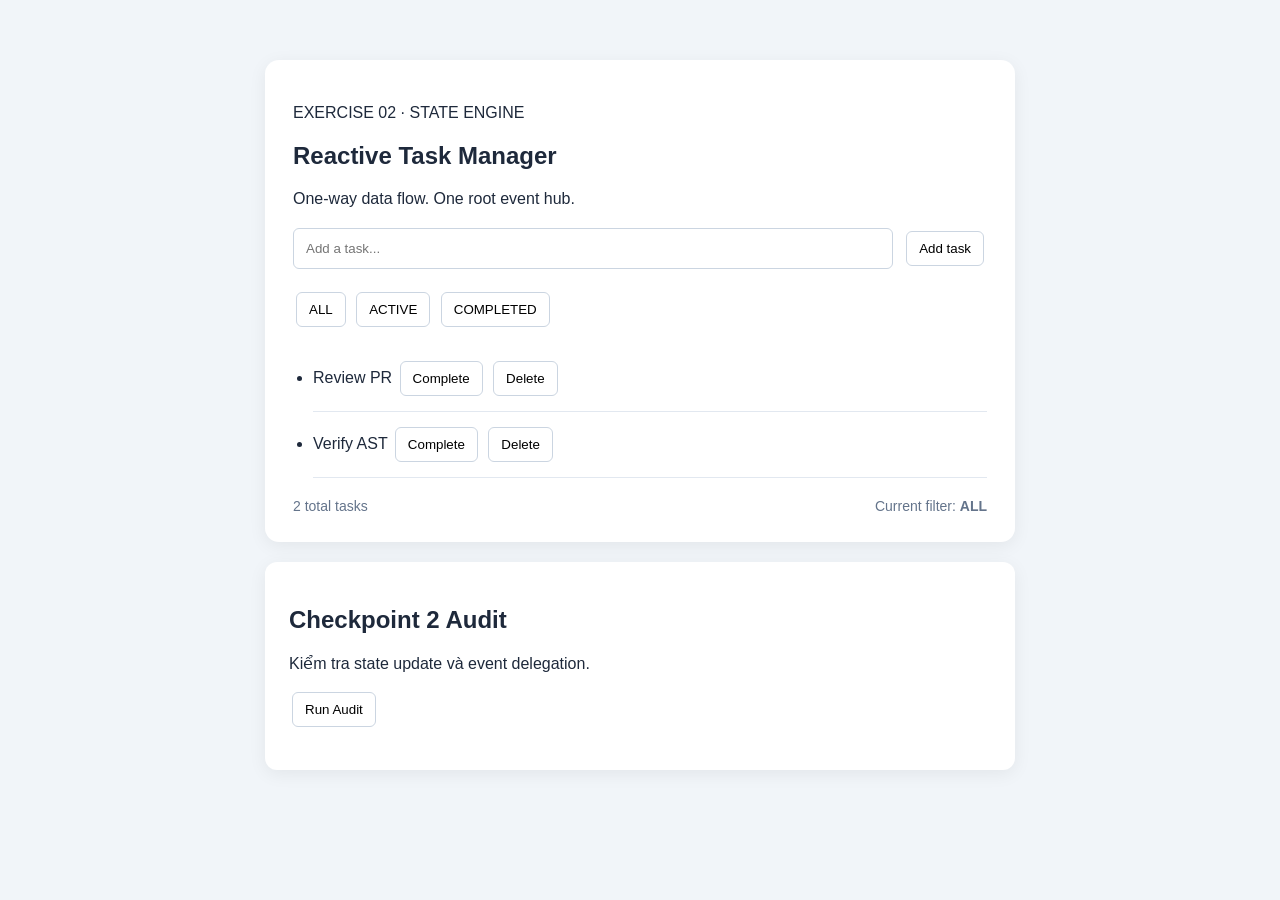
<file: Exercise 2/index.html>
<!doctype html>
<html lang="en">
  <head>
    <meta charset="UTF-8" />
    <meta name="viewport" content="width=device-width, initial-scale=1.0" />
    <title>Exercise 2 - Reactive Task Manager</title>

    <style>
      body {
        font-family: Arial, sans-serif;
        background: #f1f5f9;
        color: #1e293b;
        max-width: 750px;
        margin: 40px auto;
        padding: 20px;
      }

      .task-card {
        background: white;
        padding: 28px;
        border-radius: 14px;
        box-shadow: 0 4px 18px #00000010;
      }

      .add-row {
        display: flex;
        gap: 10px;
        margin: 20px 0;
      }

      input {
        flex: 1;
        min-width: 0;
        padding: 12px;
        border: 1px solid #cbd5e1;
        border-radius: 6px;
      }

      button {
        padding: 9px 12px;
        margin: 3px;
        cursor: pointer;
        border: 1px solid #cbd5e1;
        border-radius: 6px;
        background: white;
      }

      button:hover {
        background: #e0e7ff;
      }

      .filters {
        margin-bottom: 15px;
      }

      .task-list {
        padding-left: 20px;
      }

      .task-list li {
        padding: 12px 0;
        border-bottom: 1px solid #e2e8f0;
      }

      .done span {
        text-decoration: line-through;
        color: #94a3b8;
      }

      footer {
        display: flex;
        justify-content: space-between;
        gap: 10px;
        margin-top: 20px;
        color: #64748b;
        font-size: 14px;
      }
      .audit-card {
        background: white;
        margin-top: 20px;
        padding: 24px;
        border-radius: 12px;
        box-shadow: 0 4px 18px #00000010;
      }

      #audit-results li {
        margin: 10px 0;
        padding: 8px;
        background: #f1f5f9;
        border-radius: 6px;
      }
    </style>
  </head>

  <body>
    <div id="app"></div>

    <section class="audit-card">
      <h2>Checkpoint 2 Audit</h2>
      <p>Kiểm tra state update và event delegation.</p>

      <button id="run-audit" type="button">Run Audit</button>

      <ul id="audit-results"></ul>
    </section>

    <script type="module" src="./task-app.js"></script>
    <script type="module" src="./checkpoint2-verify.js"></script>
  </body>
</html>
</file>
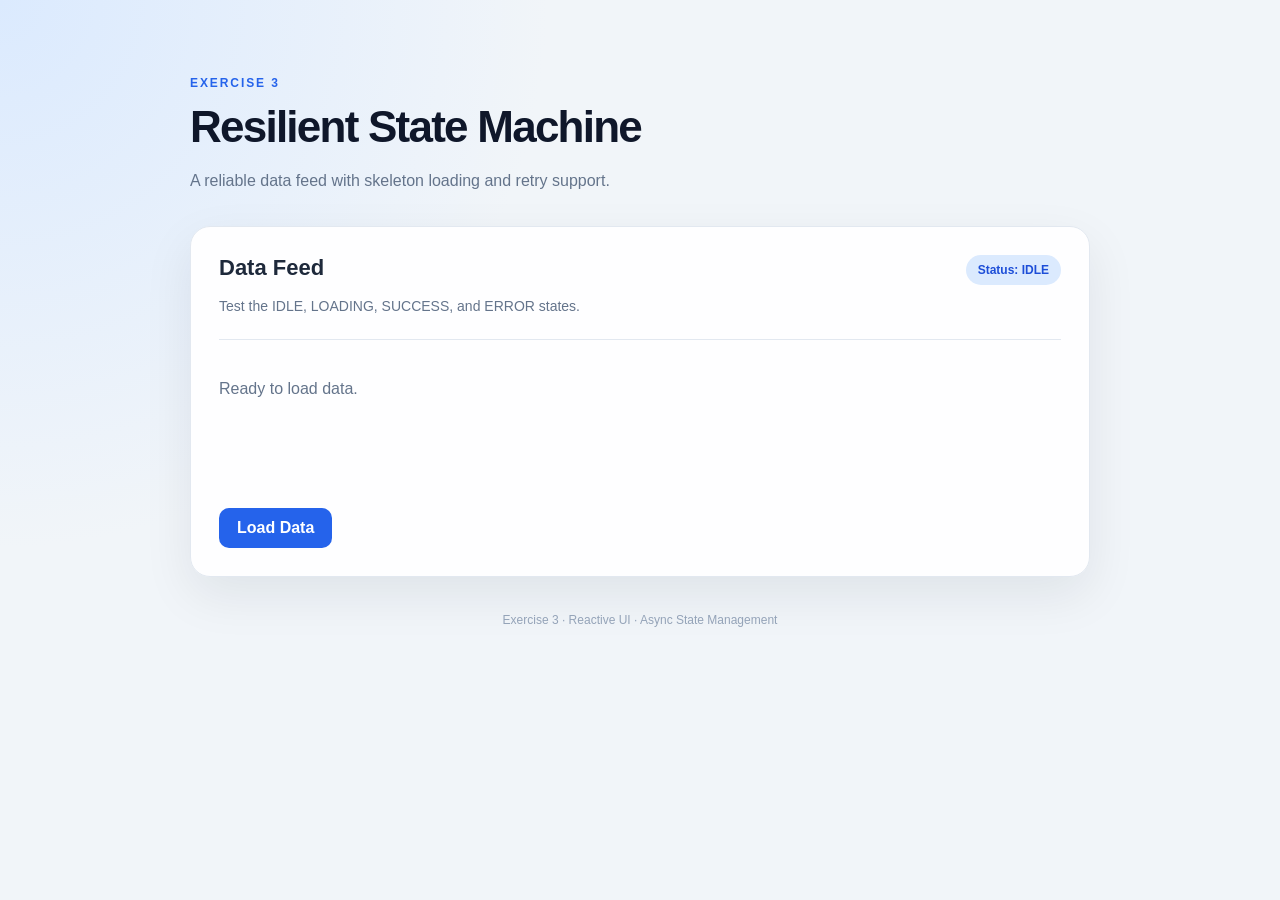
<file: Exercise 3/index.html>
<!doctype html>
<html lang="en">
  <head>
    <meta charset="UTF-8" />
    <meta name="viewport" content="width=device-width, initial-scale=1.0" />
    <meta
      name="description"
      content="A resilient data feed with a four-state lifecycle and skeleton loading feedback."
    />
    <title>Resilient State Machine</title>
    <link rel="stylesheet" href="./styles.css" />
    <script type="module" src="./state-machine.js"></script>
  </head>
  <body>
    <main class="container">
      <header class="page-header">
        <p class="eyebrow">EXERCISE 3</p>
        <h1>Resilient State Machine</h1>
        <p class="subtitle">
          A reliable data feed with skeleton loading and retry support.
        </p>
      </header>

      <section class="panel" aria-labelledby="feed-heading">
        <div class="panel-header">
          <div>
            <h2 id="feed-heading">Data Feed</h2>
            <p class="panel-description">
              Test the IDLE, LOADING, SUCCESS, and ERROR states.
            </p>
          </div>

          <span class="status-badge">
            Status: <strong id="status">IDLE</strong>
          </span>
        </div>

        <div id="feed" aria-live="polite" aria-busy="false">
          <p class="message">Ready to load data.</p>
        </div>

        <div class="panel-actions">
          <button id="load-button" type="button">Load Data</button>
        </div>
      </section>

      <footer class="page-footer">
        <p>Exercise 3 · Reactive UI · Async State Management</p>
      </footer>
    </main>
  </body>
</html>
</file>
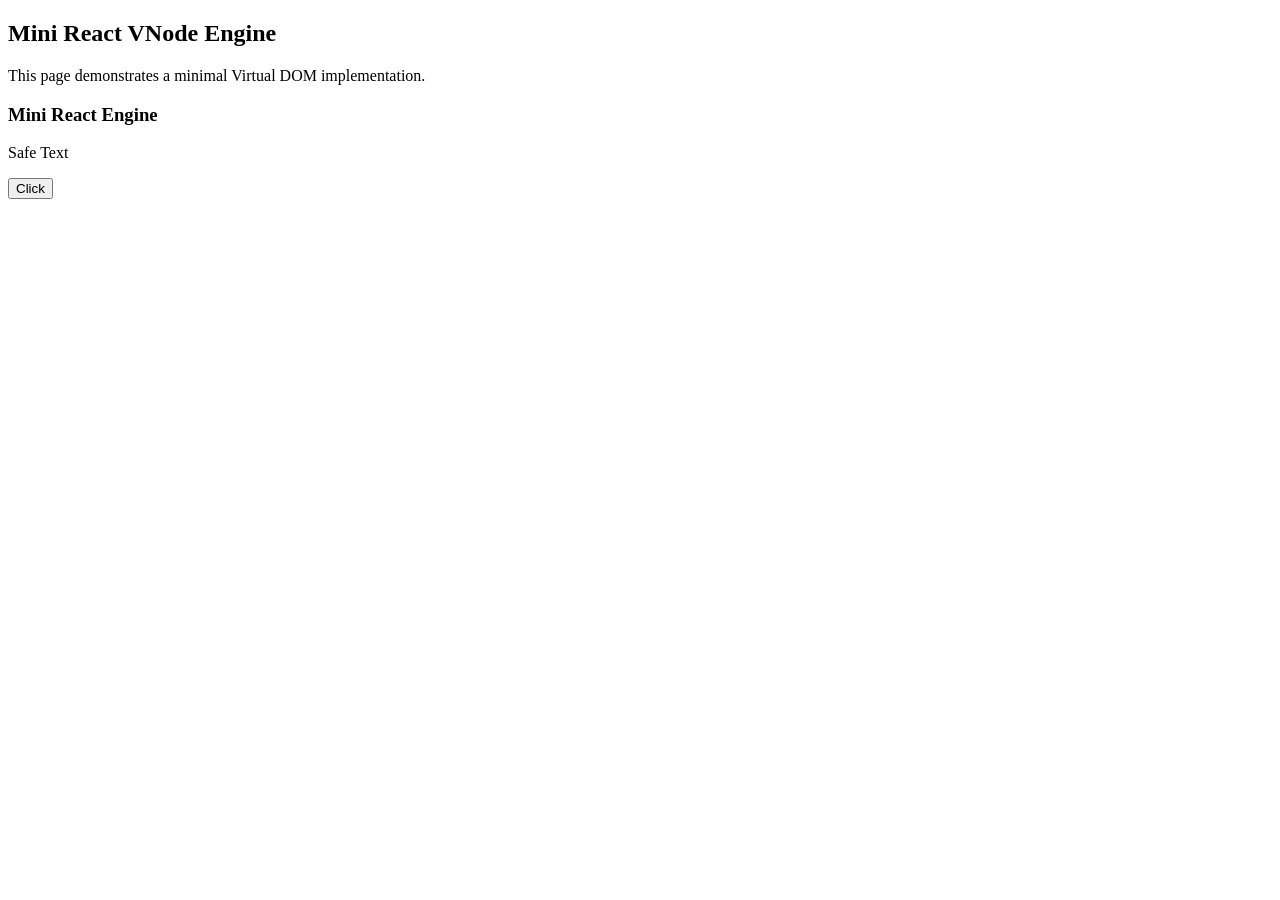
<file: Exercise 1/mini-react/index.html>
<!doctype html>
<html lang="en">
  <head>
    <meta charset="UTF-8" />
    <meta name="viewport" content="width=device-width, initial-scale=1.0" />
    <title>Mini React Engine</title>
  </head>

  <body>
    <main>
      <section aria-labelledby="page-title">
        <h1 id="page-title">Mini React VNode Engine</h1>

        <p>This page demonstrates a minimal Virtual DOM implementation.</p>

        <section id="app" aria-label="Mini React application"></section>
      </section>
    </main>

    <script type="module" src="./test-runner.js"></script>
  </body>
</html>
</file>
<file: Exercise 3/styles.css>
:root {
  font-family: Inter, "Segoe UI", Arial, sans-serif;
  color: #1e293b;
  background: #f1f5f9;
  font-synthesis: none;
  text-rendering: optimizeLegibility;
  -webkit-font-smoothing: antialiased;
  -moz-osx-font-smoothing: grayscale;
}

* {
  box-sizing: border-box;
}

body {
  min-width: 320px;
  min-height: 100vh;
  margin: 0;
  background:
    radial-gradient(circle at top left, #dbeafe 0, transparent 35%), #f1f5f9;
}

button {
  font: inherit;
  cursor: pointer;
  border: 0;
  border-radius: 10px;
  padding: 11px 18px;
  color: white;
  background: #2563eb;
  font-weight: 600;
  transition:
    background 0.2s ease,
    transform 0.2s ease;
}

button:hover:not(:disabled) {
  background: #1d4ed8;
  transform: translateY(-1px);
}

button:focus-visible {
  outline: 3px solid #93c5fd;
  outline-offset: 3px;
}

button:disabled {
  cursor: wait;
  opacity: 0.65;
}

.container {
  width: min(900px, calc(100% - 32px));
  margin: 0 auto;
  padding: 64px 0 32px;
}

.page-header {
  margin-bottom: 32px;
}

.eyebrow {
  color: #2563eb;
  font-size: 12px;
  font-weight: 800;
  letter-spacing: 0.16em;
}

h1 {
  margin: 10px 0;
  color: #0f172a;
  font-size: clamp(30px, 5vw, 44px);
  letter-spacing: -0.04em;
}

.subtitle,
.panel-description {
  color: #64748b;
  line-height: 1.6;
}

.panel {
  overflow: hidden;
  padding: 28px;
  border: 1px solid #e2e8f0;
  border-radius: 20px;
  background: rgba(255, 255, 255, 0.95);
  box-shadow: 0 18px 50px rgba(15, 23, 42, 0.08);
}

.panel-header {
  display: flex;
  align-items: flex-start;
  justify-content: space-between;
  gap: 20px;
  padding-bottom: 22px;
  border-bottom: 1px solid #e2e8f0;
}

.panel-header h2 {
  margin: 0;
  font-size: 22px;
}

.panel-description {
  margin-bottom: 0;
  font-size: 14px;
}

.status-badge {
  flex-shrink: 0;
  padding: 8px 12px;
  border-radius: 999px;
  color: #1d4ed8;
  background: #dbeafe;
  font-size: 12px;
  font-weight: 700;
}

#feed {
  min-height: 160px;
  padding: 24px 0;
}

.message {
  color: #64748b;
}

.panel-actions {
  display: flex;
  justify-content: flex-start;
  padding-top: 8px;
}

.skeleton-card {
  margin-bottom: 16px;
  padding: 18px;
  border: 1px solid #e2e8f0;
  border-radius: 14px;
}

.skeleton {
  border-radius: 8px;
  background: linear-gradient(90deg, #e2e8f0 25%, #f8fafc 50%, #e2e8f0 75%);
  background-size: 200% 100%;
  animation: pulse 1.4s ease-in-out infinite;
}

.skeleton-title {
  width: 45%;
  height: 20px;
  margin-bottom: 16px;
}

.skeleton-line {
  width: 100%;
  height: 12px;
  margin-top: 10px;
}

.skeleton-line.short {
  width: 65%;
}

@keyframes pulse {
  0% {
    background-position: 100% 0;
    opacity: 0.65;
  }

  50% {
    opacity: 1;
  }

  100% {
    background-position: -100% 0;
    opacity: 0.65;
  }
}

.data-item {
  margin: 12px 0;
  padding: 16px;
  border: 1px solid #e2e8f0;
  border-radius: 12px;
  background: #f8fafc;
  list-style: none;
}

.data-item strong {
  color: #0f172a;
}

.data-item p {
  margin-bottom: 0;
  color: #64748b;
  line-height: 1.5;
}

.error-message {
  padding: 20px;
  border: 1px solid #fecaca;
  border-radius: 14px;
  background: #fef2f2;
}

.error-message h3 {
  margin-top: 0;
  color: #b91c1c;
}

.error-message p {
  color: #7f1d1d;
  line-height: 1.5;
}

.error-message button {
  background: #dc2626;
}

.error-message button:hover {
  background: #b91c1c;
}

#reload-button {
  margin-top: 8px;
}

.page-footer {
  padding-top: 24px;
  color: #94a3b8;
  font-size: 12px;
  text-align: center;
}

@media (max-width: 600px) {
  .container {
    padding-top: 36px;
  }

  .panel {
    padding: 20px;
  }

  .panel-header {
    flex-direction: column;
  }
}

@media (prefers-reduced-motion: reduce) {
  *,
  *::before,
  *::after {
    animation-duration: 0.01ms !important;
    animation-iteration-count: 1 !important;
    scroll-behavior: auto !important;
    transition-duration: 0.01ms !important;
  }
}
</file>
